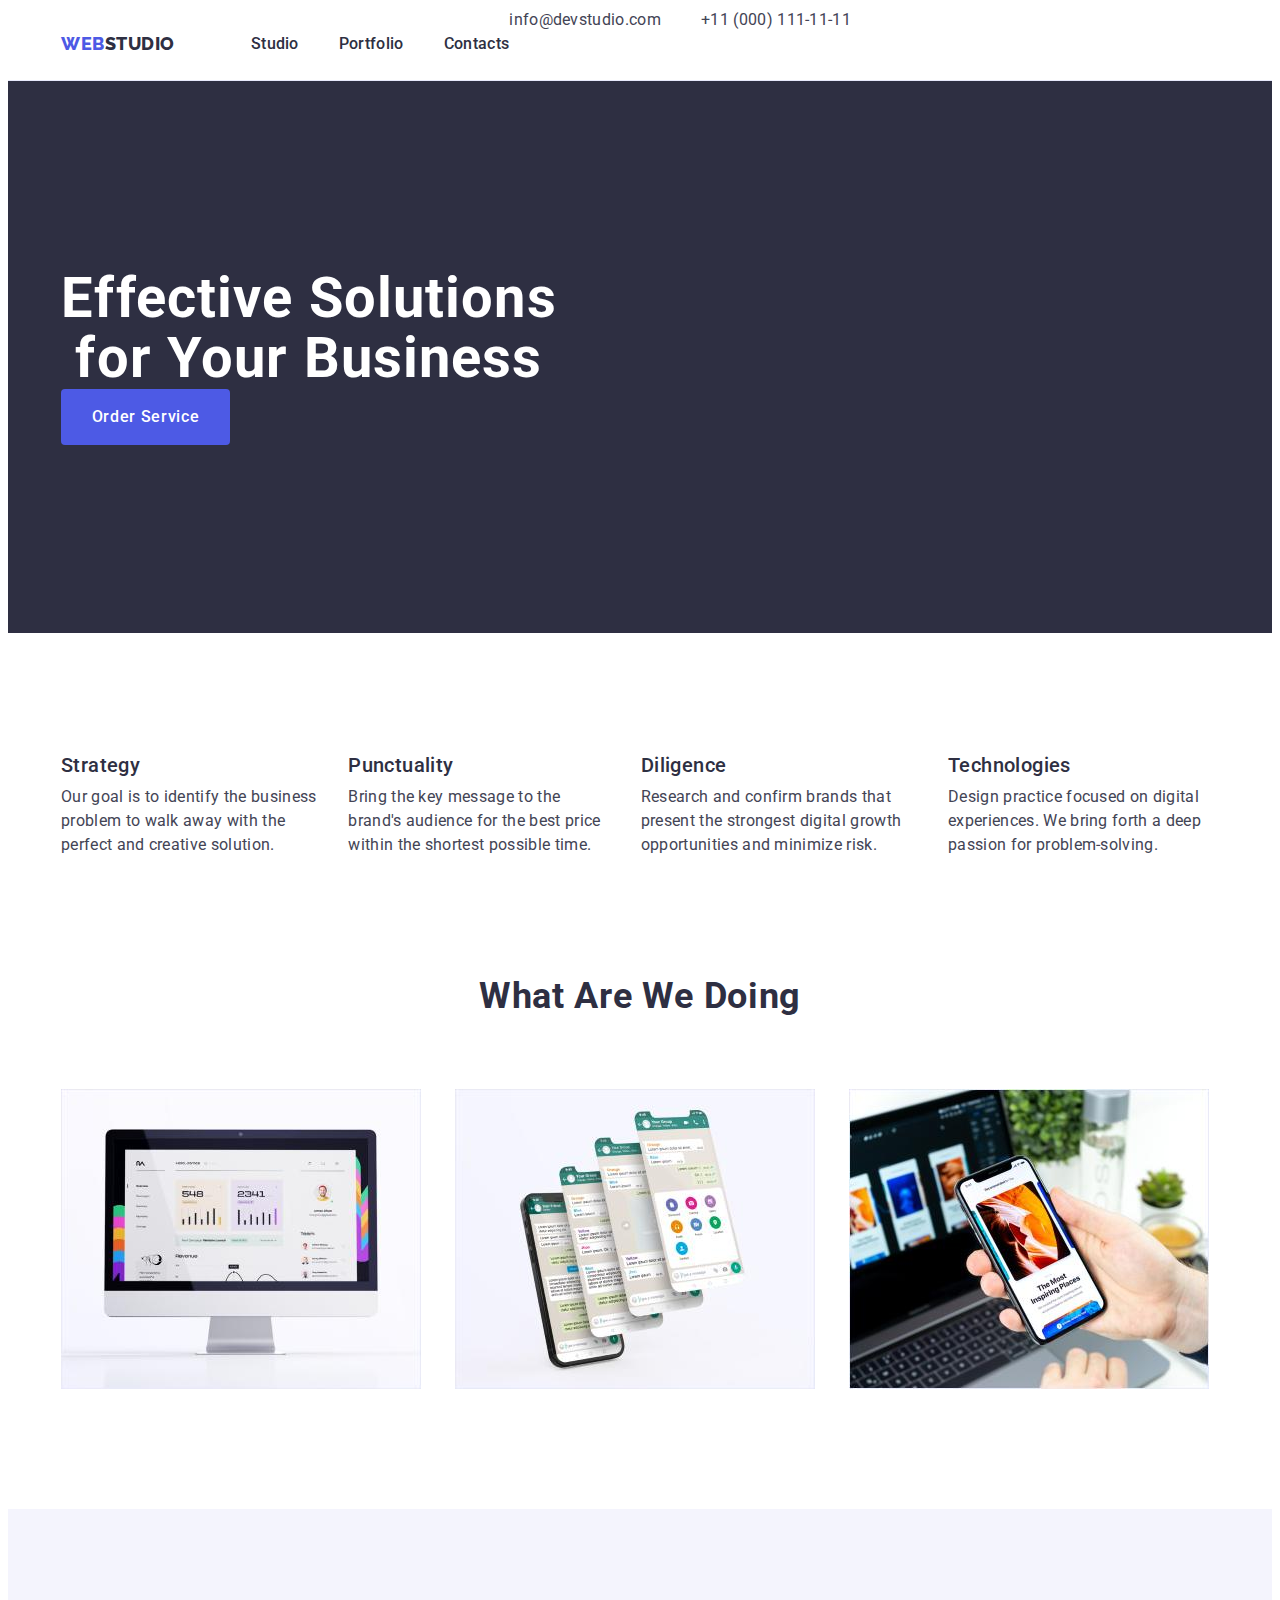
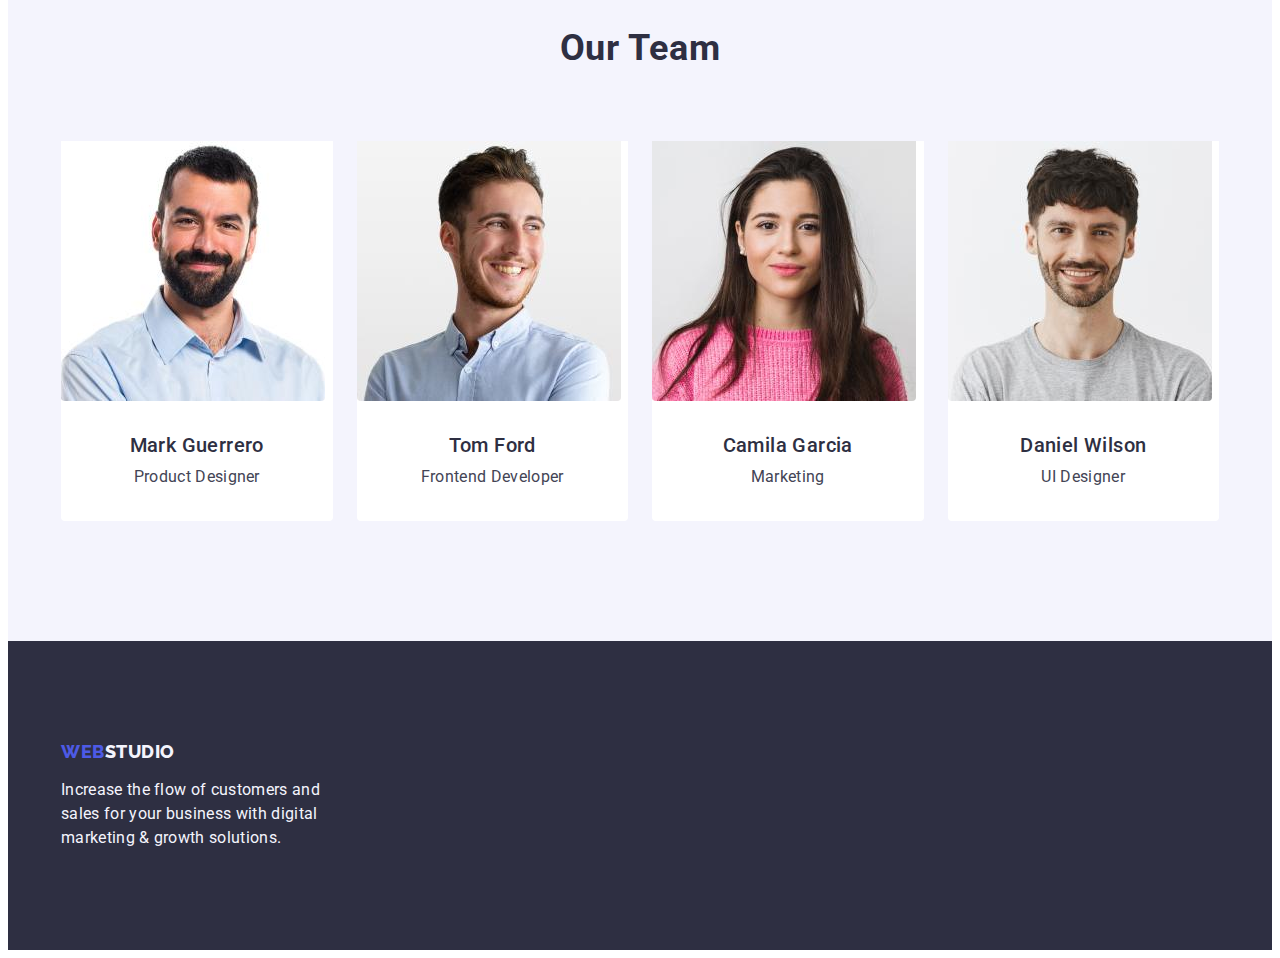
<file: index.html>
<!DOCTYPE html>
<html lang="en">
<head>
    <meta charset="UTF-8">
    <meta http-equiv="X-UA-Compatible" content="IE=edge">
    <meta name="viewport" content="width=device-width, initial-scale=1.0">
<link rel="preconnect" href="https://fonts.googleapis.com">
<link rel="preconnect" href="https://fonts.gstatic.com" crossorigin>
<link href="https://fonts.googleapis.com/css2?family=Roboto:wght@400;500;700;900&display=swap" rel="stylesheet">

<link rel="preconnect" href="https://fonts.googleapis.com">
<link rel="preconnect" href="https://fonts.gstatic.com" crossorigin>
<link href="https://fonts.googleapis.com/css2?family=Raleway:wght@800&display=swap" rel="stylesheet">

    <title> WebStudio</title>

    <link rel="stylesheet" href="https://cdnjs.cloudflare.com/ajax/libs/modern-normalize/2.0.0/modern-normalize.min.css"
        integrity="sha512-4xo8blKMVCiXpTaLzQSLSw3KFOVPWhm/TRtuPVc4WG6kUgjH6J03IBuG7JZPkcWMxJ5huwaBpOpnwYElP/m6wg=="
        crossorigin="anonymous" referrerpolicy="no-referrer" />

    <link rel="stylesheet" href="./css/style.css">
</head>
<body>

    <header class="header">
        <div class="header-div container">
        
        <nav class="header-nav">
            <a href="./index.html" class="header-logo link"> Web<span class="title-blue">Studio</span></a>
    
    
            <ul class="header-menu list">
                <li class="header-menu-item"><a href="./index.html" class="header-menu-link link ">Studio</a></li>
                <li class="header-menu-item"><a href="./portfolio.html" class="header-menu-link link">Portfolio</a></li>
                <li class="header-menu-item"><a href="" class="header-menu-link link">Contacts</a></li>
    
            </ul>
        </nav>
        <address class="header-adddres">
    
            <ul class="header-contact list ">
                <li class="header-contact-item "><a href="mailto:info@devstudio.com"
                        class="header-contact-link link">info@devstudio.com</a>
                </li>
                <li class="header-contact-item "><a href="tel:+110001111111" class="header-contact-link link">+11 (000)
                        111-11-11</a>
    
                </li>
            </ul>
        </address>
        </div>
    </header>


    <main>
        <section id="home" class="hero">
            <div class="container">
            <h1 class="hero-title">Effective Solutions
            for Your Business</h1>
            <button 
                type="button" class="hero-buton">Order Service</button>
        </div>
        </section>
        <section class="section-two">
            <div class="container">
            <h2 class="visually-hidden">title</h2>
            <ul class="section-two-ul list">
                <li class="section-two-list">
                    <h3 class="main-secondtitle">Strategy</h3>
                    <p class="main-second-content">Our goal is to identify the business
                    problem to walk away with the perfect and creative solution.</p>
                </li>
            
                <li class="section-two-list">
                    <h3 class="main-secondtitle">Punctuality</h3>
                    <p class="main-second-content">Bring the key message to the brand's audience for the best price within the shortest possible time.</p>
                </li>
    
                <li class="section-two-list">
                    <h3 class="main-secondtitle">Diligence</h3>
                    <p class="main-second-content">Research and confirm brands that present the strongest digital growth opportunities and minimize risk.</p>
                </li>
                <li class="section-two-list">
                    <h3 class="main-secondtitle">Technologies</h3>
                    <p class="main-second-content">Design practice focused on digital experiences. We bring forth a deep passion for problem-solving.</p>
                </li>
            
            </ul>
            </div>
        </section>
        <section class="section-three">
            <div class="container">
            <h2 class="section-title">What are we doing</h2>
            <ul class="section-ul list">
                <li class="section-list">
                    <img src="./images/im1.jpg" alt="im1" width="360">
                    
                </li>
                <li class="section-list">
                    <img src="./images/im2.jpg" alt="im2" width="360">
                    
                </li>
                <li class="section-list">
                    <img src="./images/im3.jpg" alt="im3" width="360">
                   
                </li>
               
            </ul>
            </div>
        </section>
        <section class="section-four">
            <div class="container">
            <h2 class="section-four-title">Our Team</h2>
                <ul class="section-four-ul list">
                    <li class="li-section">
                        
                        <img src="./images/im4.jpg" class="im-sec-for" alt="Mark Guerrero" width="264" >
                        <div class="four-div">
                        <h3 class="section-four-secondtitle">Mark Guerrero</h3>
                        <p class="section-four-text">Product Designer</p>
                    </div>
                    </li>
                    <li class="li-section">

                        <img src="./images/im5.jpg" class="im-sec-for" alt="Tom Ford" width="264">
                        <div class="four-div">
                        <h3 class="section-four-secondtitle">Tom Ford</h3>
                        <p class="section-four-text">Frontend Developer</p>
                    </div>
                    </li>
                    <li class="li-section">
                        <img src="./images/im6.jpg" class="im-sec-for" alt="Camila Garcia" width="264">
                        <div class="four-div">
                        <h3 class="section-four-secondtitle">Camila Garcia</h3>
                        <p class="section-four-text">Marketing</p>
                    </div>

                    </li>
                    <li class="li-section">
                        <img src="./images/im7.jpg" class="im-sec-for" alt="Daniel Wilson" width="264">
                        <div class="four-div">
                        <h3 class="section-four-secondtitle">Daniel Wilson</h3>
                        <p class="section-four-text">UI Designer</p>
                    </div>
                    </li>
                </ul>
            </div>
        </section>

    </main>
    <footer class="footer">
        <div class="container">
        <a href="./index.html" class="footer-logo link"> Web<span class="title-black">Studio</span></a>
        
       <p class="footer-text">Increase the flow of customers and sales for your business with digital marketing & growth solutions.</p>
    </div>
    </footer>
</body>

</html>
</file>
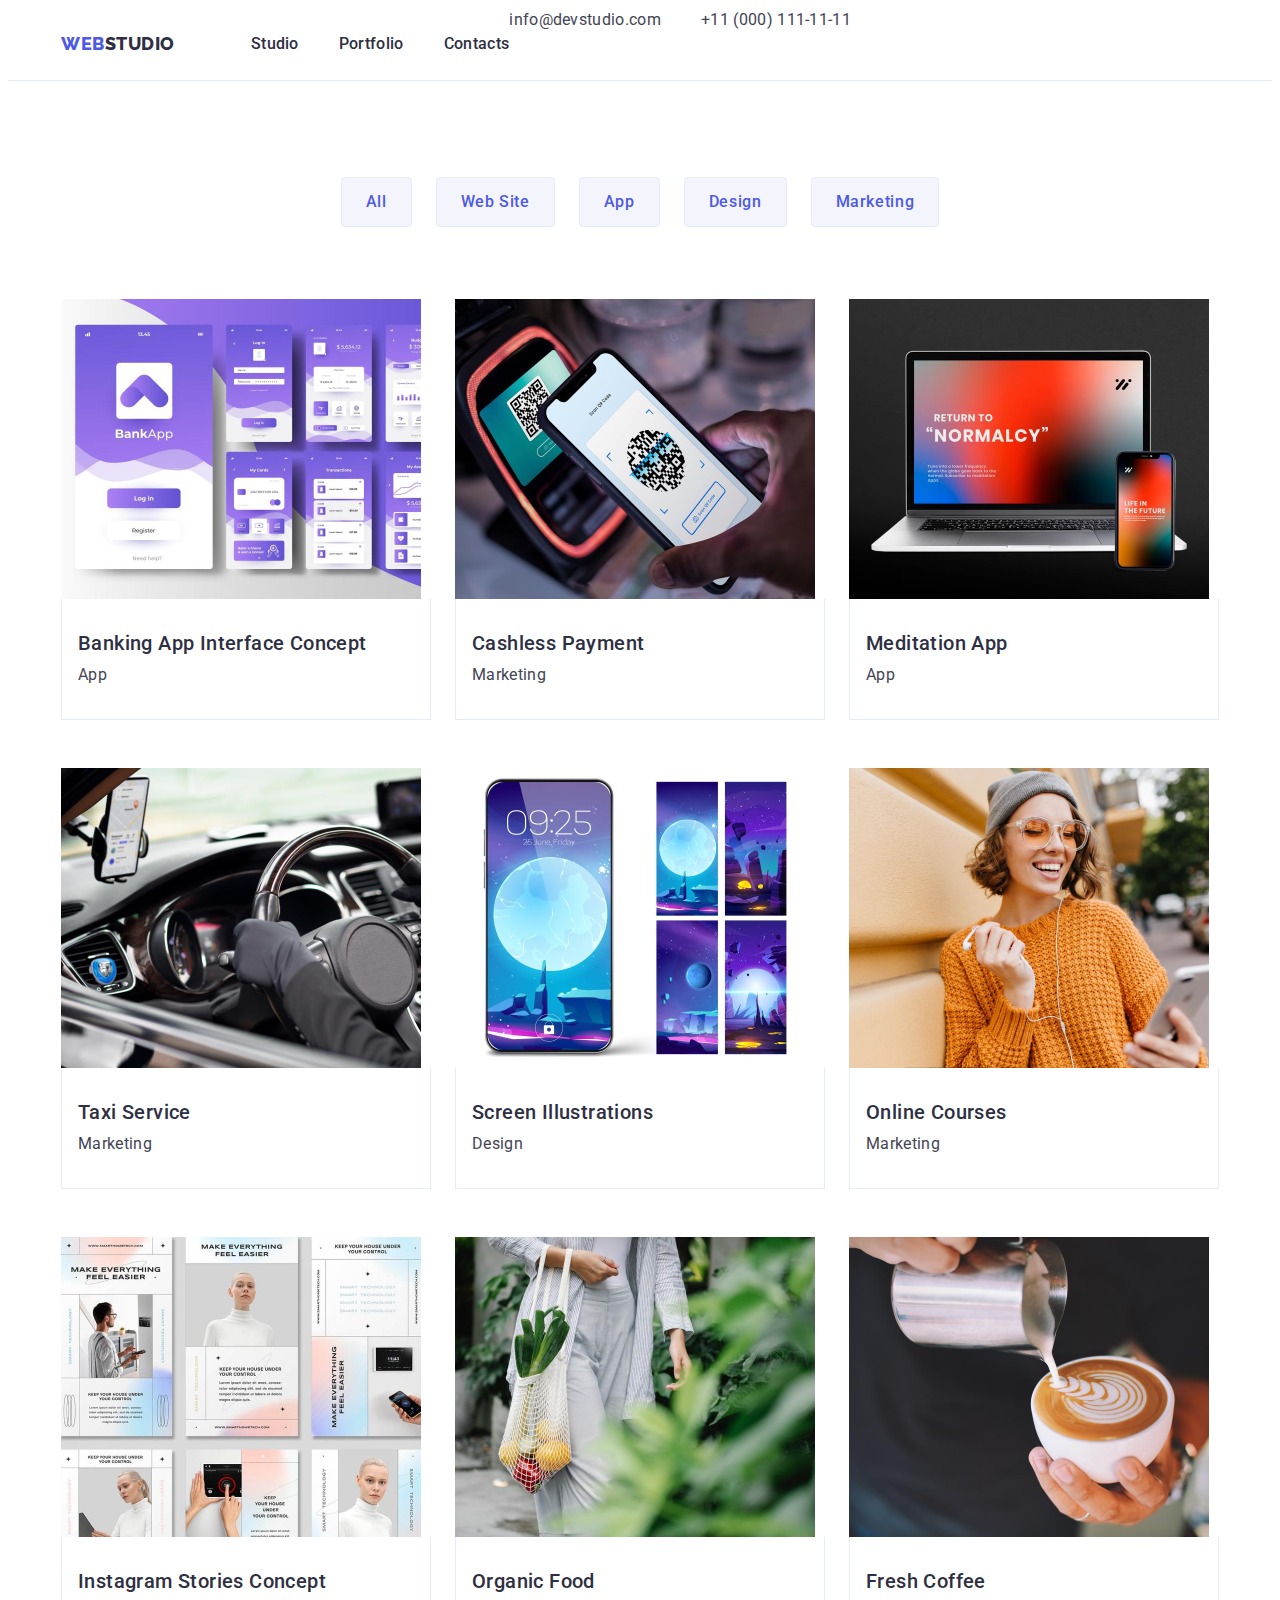
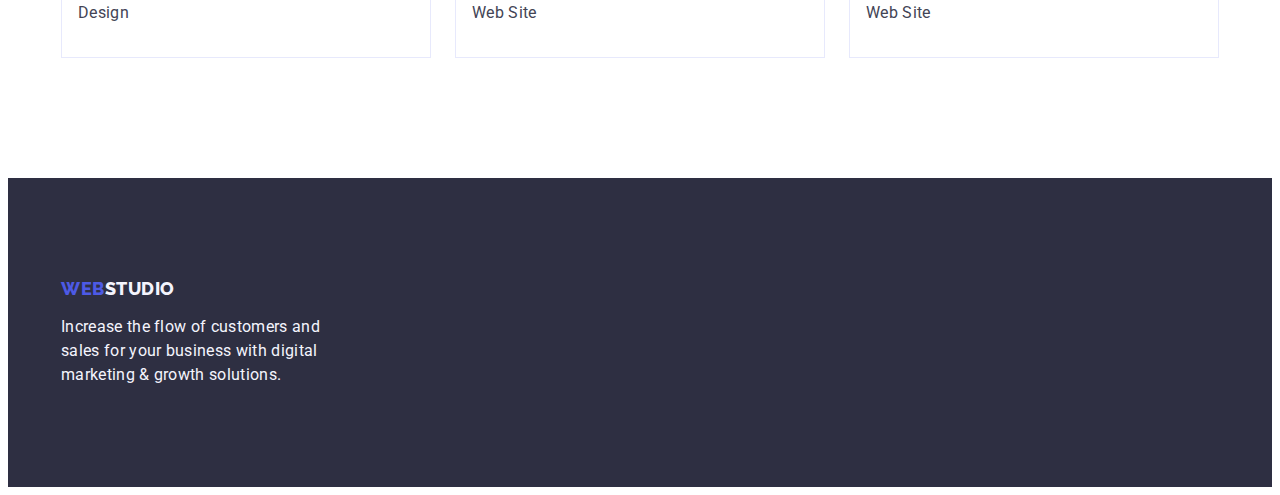
<file: portfolio.html>
<!DOCTYPE html>
<html lang="en">

<head>
    <meta charset="UTF-8">
    <meta http-equiv="X-UA-Compatible" content="IE=edge">
    <meta name="viewport" content="width=device-width, initial-scale=1.0">
    <link rel="preconnect" href="https://fonts.googleapis.com">
    <link rel="preconnect" href="https://fonts.gstatic.com" crossorigin>
    <link href="https://fonts.googleapis.com/css2?family=Roboto:wght@400;500;700;900&display=swap" rel="stylesheet">

    <link rel="preconnect" href="https://fonts.googleapis.com">
    <link rel="preconnect" href="https://fonts.gstatic.com" crossorigin>
    <link href="https://fonts.googleapis.com/css2?family=Raleway:wght@800&display=swap" rel="stylesheet">



    <title> WebStudio</title>

    <link rel="stylesheet" href="https://cdnjs.cloudflare.com/ajax/libs/modern-normalize/2.0.0/modern-normalize.min.css"
        integrity="sha512-4xo8blKMVCiXpTaLzQSLSw3KFOVPWhm/TRtuPVc4WG6kUgjH6J03IBuG7JZPkcWMxJ5huwaBpOpnwYElP/m6wg=="
        crossorigin="anonymous" referrerpolicy="no-referrer" />

    <link rel="stylesheet" href="./css/style.css">
</head>

<body>

<header class="header">
    <div class="header-div container">

        <nav class="header-nav">
            <a href="./index.html" class="header-logo link"> Web<span class="title-blue">Studio</span></a>


            <ul class="header-menu list">
                <li class="header-menu-item"><a href="./index.html" class="header-menu-link link ">Studio</a></li>
                <li class="header-menu-item"><a href="./portfolio.html" class="header-menu-link link">Portfolio</a></li>
                <li class="header-menu-item"><a href="" class="header-menu-link link">Contacts</a></li>

            </ul>
        </nav>
        <address class="header-adddres">

            <ul class="header-contact list ">
                <li class="header-contact-item "><a href="mailto:info@devstudio.com"
                        class="header-contact-link link">info@devstudio.com</a>
                </li>
                <li class="header-contact-item "><a href="tel:+110001111111" class="header-contact-link link">+11 (000)
                        111-11-11</a>

                </li>
            </ul>
        </address>
    </div>
</header>

    <main>
        <section class="portfolio-section">
            <div class="container">
            <h1 class="visually-hidden">title</h1>
            
            <ul class="main-portfolio-button list">
                <li>
                    <button type="button" class="main-portfolio-but">All </button>
                </li>
                <li>
                    <button  type="button" class="main-portfolio-but">Web Site</button>
                </li>
                <li>
                    <button  type="button" class="main-portfolio-but">App</button>
                </li>
                <li>
                    <button  type="button" class="main-portfolio-but">Design</button>
                
                </li>
                <li>
                    <button  type="button" class="main-portfolio-but">Marketing</button>
                </li>
            </ul>
            <ul class="port-ul-sec list">
                <li class="second-ul-port">
                   
                    <a href="./" class="link" >
                    <img src="./images/image.jpg" alt="0" width="360" height="300">
                    <div class="port-div">
                    <h2 class="perfomer-title">Banking App Interface Concept</h2>
                    <p class="portfolio-text">App</p>
                </div>
                </a>
                
                </li>
                <li class="second-ul-port">
                    <a href="./" class="link">
                    <img src="./images/image11.jpg" alt="1" width="360" height="300">
                    <div class="port-div">
                    <h2 class="perfomer-title">Cashless Payment</h2>
                    <p class="portfolio-text">Marketing</p>
                    </div>
                </a>
                </li>

                <li class="second-ul-port">
                    <a href="./" class="link">
                    <img src="./images/image22.jpg" alt="2" width="360" height="300">
                    <div class="port-div">
                    <h2 class="perfomer-title">Meditation App</h2>
                    <p class="portfolio-text">App</p>
                    </div>
                </a>
                </li>
                <li class="second-ul-port">
                    <a href="./" class="link">
                    <img src="./images/image33.jpg" alt="3" width="360" height="300">
                    <div class="port-div">
                    <h2 class="perfomer-title">Taxi Service</h2>
                    <p class="portfolio-text">Marketing</p>
                    </div>
                </a>
                </li>
                <li class="second-ul-port">
                    <a href="./" class="link">
                    <img src="./images/image44.jpg" alt="4" width="360" height="300">
                    <div class="port-div">
                    <h2 class="perfomer-title">Screen Illustrations</h2>
                    <p class="portfolio-text">Design</p>
                    </div>
                </a>
                </li>
                <li class="second-ul-port">
                    <a href="./" class="link">
                    <img src="./images/image55.jpg" alt="5" width="360" height="300">
                    <div class="port-div">
                    <h2 class="perfomer-title">Online Courses</h2>
                    <p class="portfolio-text">Marketing</p>
                    </div>
                </a>
                </li>
                <li class="second-ul-port">
                    <a href="./" class="link">
                    <img src="./images/image66.jpg" alt="6" width="360" height="300">
                    <div class="port-div">
                    <h2 class="perfomer-title">Instagram Stories Concept</h2>
                    <p class="portfolio-text">Design</p>
                    </div>
                </a>
                </li>
                <li class="second-ul-port">
                    <a href="./" class="link">
                    <img src="./images/image77.jpg" alt="7" width="360" height="300">
                    <div class="port-div">
                    <h2 class="perfomer-title">Organic Food</h2>
                    <p class="portfolio-text">Web Site</p>
                </div>
                
                </a>
                </li>
                <li class="second-ul-port">
                    <a href="./" class="link">
                    <img src="./images/image88.jpg" alt="8" width="360" height="300">
                    <div class="port-div">
                    <h2 class="perfomer-title">Fresh Coffee</h2>
                    <p class="portfolio-text">Web Site</p>
                </div>
                </a>
                </li>
            </ul>
            </div>
        </section>

    </main>
    <footer class="footer">
        <div class="container">
            <a href="./index.html" class="footer-logo link"> Web<span class="title-black">Studio</span></a>
    
            <p class="footer-text">Increase the flow of customers and sales for your business with digital marketing &
                growth solutions.</p>
        </div>
    </footer>
</body>

</html>
</file>
<file: css/style.css>
head{
    font-family: "Raleway", sans-serif
}


img {
    display: block;
}

:root{
    --title-color: #2E2F42;
    --back-but: #4D5AE5;
}

p, h1,h2,h3,h4,h5,h6 {
    margin-top: 0;
    margin-bottom: 0;
}


body {
    font-family: "Roboto", sans-serif;
    color: #434455;
    background-color: #FFFFFF;
}

.container{
    width: 1158px;
    padding: 0 15px;
    margin: 0 auto;
}


.header-div{
    display: flex;
}

.link {
    text-decoration: none;
}

.header {
    border-bottom: 1px solid #e7e9fc;
}

.header-nav {
    display: flex;
    align-items: center;
}

.header-logo {
    font-family: "Raleway", sans-serif;
    text-transform: uppercase;
    font-weight: 800;
    font-size: 18px;
    line-height: 1.17;
    color: #4d5ae5;
    margin-right: 76px;
    letter-spacing: 0.03em;

}

.header-menu-span {
    color: var(--title-color);
}

.header-menu-item{
    display: flex;
    gap: 40px;
}

.title-blue{
    color:var(
        --title-color
    );


}

.list{
    text-decoration: none;
    margin-top: 0;
    margin-bottom: 0;
    padding-left: 0;
    display: flex;
    gap: 40px
}

ul{
    list-style: none;
}


.header-menu-link{

    padding: 24px 0;
    font-weight: 500;
    font-size: 16px;
    line-height: 24px;
    letter-spacing: 0.02em;
    color:var(--title-color);

}

.header-menu-link:hover, .header-menu-link:focus {
    color: #404bbf;
}
.header-contact-link:hover, .header-contact-link:focus {
    color: #404bbf;

}

.header-adddres {
    font-style: normal;
}




.header-contact-link{
    font-weight: 400;
    font-size: 16px;
    line-height: 24px;
    letter-spacing: 0.02em;
    color: #434455;

}

.hero {
    background-color: #2E2F42;
    padding: 188px 0;


}

.hero-title{
    font-weight: 700;
    font-size: 56px;
    line-height: 1.07;
    text-align: center;
    letter-spacing: 0.02em;
    color: #FFFFFF;
    max-width: 496px;
   
}

.hero-buton{
    font-family: "Roboto", sans-serif;
    background-color: var(--back-but);
    font-weight: 500;
    font-size: 16px;
    letter-spacing: 0.04em;
    color: #FFFFFF;
    font-family: "Roboto", sans-serif;
    cursor: pointer;
    line-height: 1.5;
    display: block;
    min-width: 169px;
    height: 56px;
    border: none;
    border-radius: 4px;
    cursor: pointer;
}

.hero-buton:hover, .hero-buton:focus {
    background-color: #404BBF
}


.section-two{
    padding: 120px 0;

}


.section-two-ul{
    display: flex;
    gap: 24px;

}

.section-two-list{
    width: calc((100%-72px)/4);
}

.section-three{
    padding-bottom: 120px;

}

.main-secondtitle {
    font-weight: 500;
    font-size: 20px;
    letter-spacing: 0.02em;
    color:var(--title-color);
    line-height: 1.2;
    margin-bottom: 8px;

}
.main-second-content {
    font-weight: 400;
    font-size: 16px;
    letter-spacing: 0.02em;
    color:#434455;
    line-height: 1.5;
 }
.section-title{
    font-weight: 700;
    font-size: 36px;
    text-align: center;
    letter-spacing: 0.02em;
    text-transform: capitalize;
    color:var(--title-color);
    line-height: 1.11;
    margin-bottom: 72px;


}
 

.section-ul{
    display: flex;
    gap: 24px;
}

.section-list{
    width: calc((100% - 48px) / 3);
}


.section-four-title{
    margin-bottom: 72px;

    font-weight: 700;
    font-size: 36px;
    text-align: center;
    letter-spacing: 0.02em;
    text-transform: capitalize;
    color:var(--title-color);
    line-height: 1.11;
}


.section-four {
    background-color: #F4F4FD;
    padding: 120px 0;

}

.section-four-ul{
    display: flex;
    gap: 24px;
}


.section-four-secondtitle{
    font-weight: 500;
        font-size: 20px;
        letter-spacing: 0.02em;
        color: var(--title-color);
    line-height: 1.2;
    background-color: #FFFFFF;
    text-align: center;
    margin-bottom: 8px;
    text-align: center;
}

.section-four-text {
         font-size: 16px;
        letter-spacing: 0.02em;
    color: #434455;
    line-height: 1.5;
    text-align: center;


}

.footer-text {
    font-weight: 400;
        font-size: 16px;
        letter-spacing: 0.02em;
     color: #F4F4FD;
     line-height: 1.5;
    max-width: 264px;
}

.perfomer-title{
    font-weight: 500;
        font-size: 20px;
        letter-spacing: 0.02em;
    line-height: 1.2;
    margin-bottom: 8px;
        color: var(--title-color);
}

.li-section {
    background-color: #FFFFFF;
    width: calc((100% - 72px) / 4);
    border-radius: 0px 0px 4px 4px;
}

.portfolio-text{
    font-size: 16px;
    letter-spacing: 0.02em;
    color: #434455;
    line-height: 1.5;

}

.im-sec-for{
    border-radius: 0px 0px 4px 4px;

}

.main-portfolio-but {
    font-family: "Roboto", sans-serif;
    font-weight: 500;
        font-size: 16px;
        letter-spacing: 0.04em;
        line-height: 1.5;
        color: #4d5ae5;
        background-color: #F4F4FD;
    font-family: "Roboto", sans-serif;
    cursor: pointer;
    padding: 12px 24px;
    border: 1px solid #e7e9fc;
    border-radius: 4px;

}


.second-ul-port{
    width: calc((100% - 48px) / 3);

}


.visually-hidden{
    position: absolute;
    width: 1px;
    height: 1px;
    margin: -1px;
    border: 0;
    padding: 0;
    white-space: nowrap;
    clip-path: inset(100%);
    clip: rect(0 0 0 0);
    overflow: hidden;
}


.port-div{
    padding: 32px 16px;
    border: 1px solid #e7e9fc;
    border-top: none;


}

.port-ul-sec{
    flex-wrap: wrap;
    column-gap: 24px;
    row-gap: 48px;

}

.four-div{
    padding: 32px 16px;
}



.main-portfolio-but:hover, .main-portfolio-but:focus {
    background-color: #404BBF;
    color: #FFFFFF;
    border: 1px solid transparent;

}

.footer {
    background-color:var(--title-color);
    padding: 100px 0;

}

.title-black{
    color: #F4F4FD;
}


.footer-logo {
    font-family: "Raleway", sans-serif;
    text-transform: uppercase;
    font-weight: 800;
    font-size: 18px;
    line-height: 1.17;
    color: #4d5ae5;
    margin-right: 76px;
    letter-spacing: 0.03em;
    display: inline-block;
    margin-bottom: 16px;

}

.portfolio-section{
    padding-top: 96px;
    padding-bottom: 120px;
}

.main-portfolio-button{
    display: flex;
    justify-content: center;
    gap: 24px;
    margin-bottom: 72px;


}
</file>
